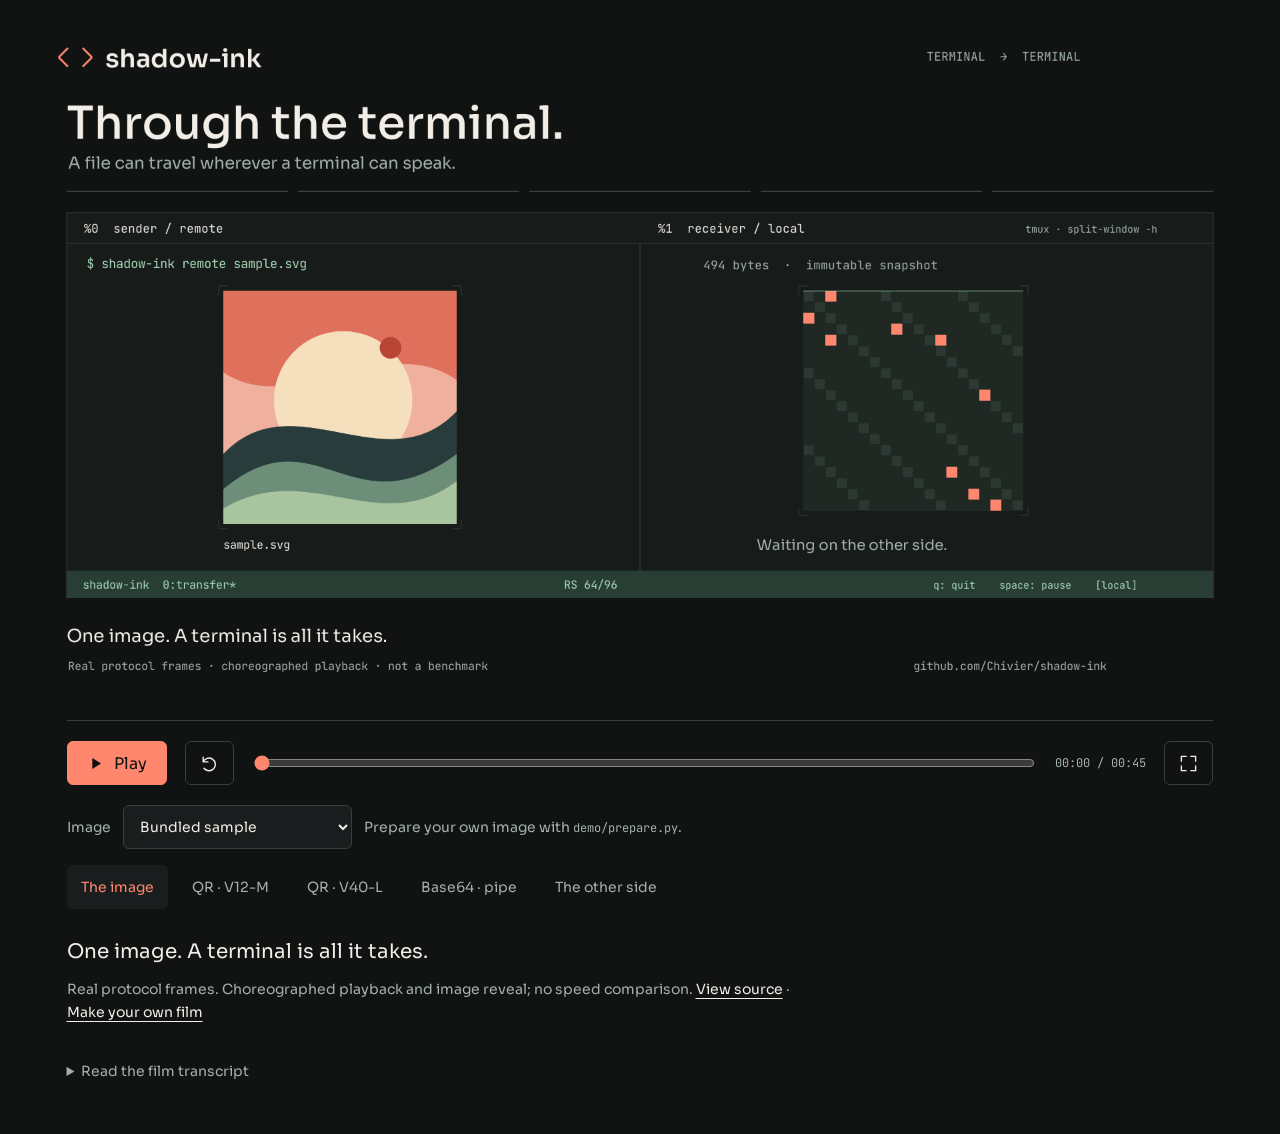
<file: demo/index.html>
<!doctype html>
<html lang="en">
<head>
  <meta charset="utf-8">
  <meta name="viewport" content="width=device-width, initial-scale=1">
  <meta name="theme-color" content="#111313">
  <title>shadow-ink — Through the terminal</title>
  <link rel="stylesheet" href="style.css">
  <script src="assets/payload.js"></script>
  <script defer src="film.js"></script>
</head>
<body>
  <main>
    <div class="film-wrap">
      <canvas id="film" width="1920" height="1080" role="img" aria-label="shadow-ink film: a source image passes through two QR configurations and a Base64 stream between left and right tmux panes."></canvas>
      <p id="loading" role="status">Preparing the terminal…</p>
    </div>
    <section class="player" aria-label="Film controls">
      <div class="transport">
        <button disabled data-needs-ready id="play" class="primary" aria-label="Play film"><svg viewBox="0 0 24 24" aria-hidden="true"><path d="M8 5l11 7-11 7z"/></svg><span>Play</span></button>
        <button disabled data-needs-ready id="replay" aria-label="Replay film"><svg viewBox="0 0 24 24" aria-hidden="true"><path d="M4 10a8 8 0 1 1 1 8M4 4v6h6"/></svg></button>
        <label class="sr-only" for="seek">Film position in seconds</label>
        <input disabled data-needs-ready id="seek" type="range" min="0" max="45" value="0" step="0.01">
        <output id="time" for="seek">00:00 / 00:45</output>
        <button disabled data-needs-ready id="fullscreen" aria-label="Enter fullscreen"><svg viewBox="0 0 24 24" aria-hidden="true"><path d="M9 3H3v6m12-6h6v6M3 15v6h6m12-6v6h-6"/></svg></button>
      </div>
      <div class="source-control"><label for="source">Image</label><select disabled data-needs-ready id="source"><option value="sample">Bundled sample</option><option value="reference">Prepared reference · local</option></select><button id="retry" hidden>Retry loading</button><span>Prepare your own image with <code>demo/prepare.py</code>.</span></div>
      <nav class="chapters" aria-label="Film chapters">
        <button disabled data-needs-ready data-time="0" aria-current="true">The image</button>
        <button disabled data-needs-ready data-time="5">QR · V12-M</button>
        <button disabled data-needs-ready data-time="15">QR · V40-L</button>
        <button disabled data-needs-ready data-time="25">Base64 · pipe</button>
        <button disabled data-needs-ready data-time="36">The other side</button>
      </nav>
      <div class="notes">
        <p id="caption" aria-live="polite">One image. A terminal is all it takes.</p>
        <p>Real protocol frames. Choreographed playback and image reveal; no speed comparison. <a href="https://github.com/Chivier/shadow-ink">View source</a> · <a href="README.md">Make your own film</a></p>
      </div>
      <details><summary>Read the film transcript</summary><p>One image. A terminal is all it takes. A file becomes independently checked shards. First, QR V12-M: 224 bytes per shard, CRC32C and Reed–Solomon recovery. Then, QR V40-L: a denser QR symbol, with 2,893 bytes per shard. Finally, Base64: the same frame protocol written as SI1 text lines through tmux pipe-pane. The receiver restores the original file and verifies its SHA-256. The visual reveal is an illustration; a separate real tmux transfer validates the file.</p></details>
    </section>
  </main>
</body>
</html>
</file>
<file: demo/style.css>
@font-face{font-family:Sora;src:url(assets/fonts/Sora.ttf) format("truetype");font-weight:300 700;font-display:swap}
@font-face{font-family:JetBrains Mono;src:url(assets/fonts/JetBrainsMono.ttf) format("truetype");font-weight:100 800;font-display:swap}
:root{color-scheme:dark;--background:#111313;--surface:#191d1d;--ink:#f2eee7;--muted:#a3b1ac;--accent:#ff876e;--verified:#a9d9ba;--line:#34413c;--radius:12px;--space:24px}
*{box-sizing:border-box}body{margin:0;background:var(--background);color:var(--ink);font-family:"Sora",sans-serif}::selection{background:var(--accent);color:var(--background)}:focus-visible{outline:2px solid var(--accent);outline-offset:5px}main{max-width:1920px;margin:auto}.film-wrap{position:relative}canvas{display:block;width:100%;height:auto;aspect-ratio:16/9;background:var(--background)}#loading{position:absolute;inset:50% 0 auto;text-align:center;color:var(--muted);margin:0}#loading[hidden]{display:none}.player{padding:0 5.2% 40px}.transport{display:flex;align-items:center;gap:18px;padding:20px 0;border-top:1px solid var(--line)}button{display:inline-flex;align-items:center;justify-content:center;gap:9px;min-width:44px;min-height:44px;padding:10px 14px;background:transparent;color:var(--ink);border:1px solid var(--line);border-radius:6px;font:inherit;cursor:pointer;transition:background .18s ease-out,color .18s ease-out}button:hover{background:var(--surface)}button:disabled{opacity:.5;cursor:wait}.primary{background:var(--accent);color:var(--background);border-color:var(--accent);min-width:100px}.primary:hover{background:#ffa38e}button svg{width:19px;height:19px;fill:none;stroke:currentColor;stroke-width:1.7;stroke-linecap:round;stroke-linejoin:round}.primary svg{fill:currentColor;stroke:none}input[type=range]{flex:1;min-width:60px;accent-color:var(--accent);height:28px;cursor:pointer}output{color:var(--muted);font:12px "JetBrains Mono",monospace;white-space:nowrap;font-variant-numeric:tabular-nums}.chapters{display:flex;gap:10px;flex-wrap:wrap}.chapters button{color:var(--muted);border-color:transparent;font-size:14px;padding:8px 13px}.chapters button[aria-current=true]{color:var(--accent);background:var(--surface)}.notes{margin:26px 0;display:flex;flex-direction:column;gap:10px}.notes p{margin:0;max-width:75ch;color:var(--muted);font-size:14px;line-height:1.65}.notes #caption{font-size:20px;color:var(--ink)}a{color:var(--ink);text-underline-offset:4px}a:hover{color:var(--accent)}details{font-size:14px;color:var(--muted);max-width:75ch;line-height:1.65}summary{cursor:pointer;min-height:44px;padding:10px 0}details p{margin-top:10px}.sr-only{position:absolute;width:1px;height:1px;padding:0;margin:-1px;overflow:hidden;clip-path:inset(50%);white-space:nowrap;border:0}html{scrollbar-color:var(--line) var(--background)}body.record{overflow:hidden}.record .player{display:none}.record main{max-width:none}.record canvas{width:100vw;height:100vh;object-fit:contain}.record #loading{font-size:24px}@media(max-width:600px){.player{padding:0 16px 24px}.transport{gap:8px;flex-wrap:wrap}.transport input{order:2;flex-basis:75%}.transport output{order:3;flex:1;text-align:right}.transport #fullscreen{margin-left:auto}.chapters{gap:3px}.chapters button{font-size:12px;padding:8px}.notes #caption{font-size:18px}}@media(prefers-reduced-motion:reduce){button{transition:none}}

.source-control{display:flex;align-items:center;gap:12px;flex-wrap:wrap;margin:0 0 16px;font-size:14px;color:var(--muted)}select{min-height:44px;max-width:100%;border:1px solid var(--line);border-radius:6px;background:var(--surface);color:var(--ink);padding:8px 12px;font:inherit;cursor:pointer}select:disabled{opacity:.5;cursor:wait}.source-control code{font-family:"JetBrains Mono",monospace;font-size:12px}button[hidden]{display:none}
</file>
